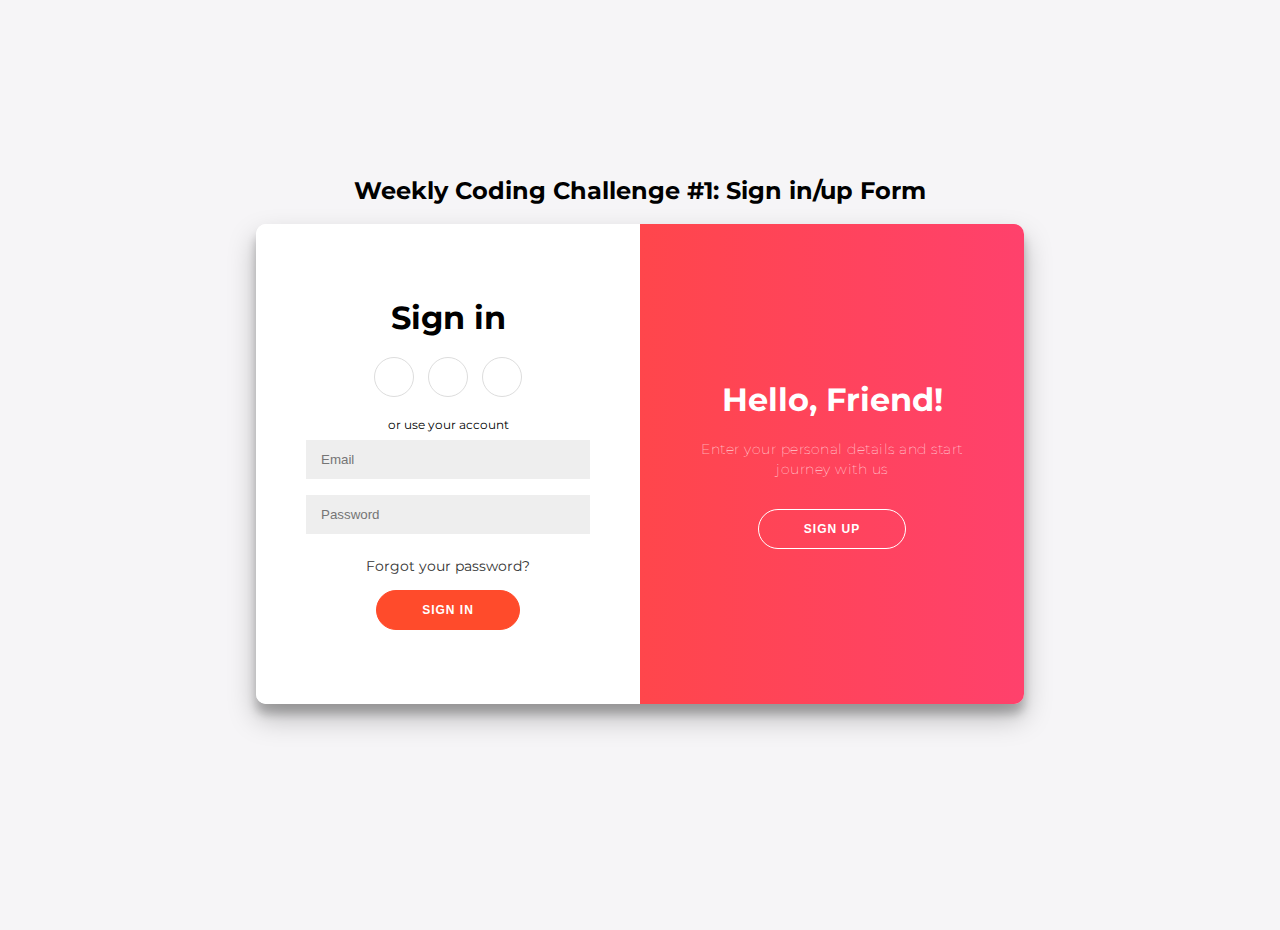
<file: index.html>
<!DOCTYPE html>
<html lang="en">
  <head>
    <meta charset="UTF-8" />
    <meta name="viewport" content="width=device-width, initial-scale=1.0" />
    <title>Document</title>
    <link rel="stylesheet" href="style.css">
  </head>
  <body>
    <h2>Weekly Coding Challenge #1: Sign in/up Form</h2>
    <div class="container" id="container">
      <div class="form-container sign-up-container">
        <form action="#">
          <h1>Create Account</h1>
          <div class="social-container">
            <a href="#" class="social"><i class="fab fa-facebook-f"></i></a>
            <a href="#" class="social"><i class="fab fa-google-plus-g"></i></a>
            <a href="#" class="social"><i class="fab fa-linkedin-in"></i></a>
          </div>
          <span>or use your email for registration</span>
          <input type="text" placeholder="Name" />
          <input type="email" placeholder="Email" />
          <input type="password" placeholder="Password" />
          <button>Sign Up</button>
        </form>
      </div>
      <div class="form-container sign-in-container">
        <form action="#">
          <h1>Sign in</h1>
          <div class="social-container">
            <a href="#" class="social"><i class="fab fa-facebook-f"></i></a>
            <a href="#" class="social"><i class="fab fa-google-plus-g"></i></a>
            <a href="#" class="social"><i class="fab fa-linkedin-in"></i></a>
          </div>
          <span>or use your account</span>
          <input type="email" placeholder="Email" />
          <input type="password" placeholder="Password" />
          <a href="#">Forgot your password?</a>
          <button>Sign In</button>
        </form>
      </div>
      <div class="overlay-container">
        <div class="overlay">
          <div class="overlay-panel overlay-left">
            <h1>Welcome Back!</h1>
            <p>
              To keep connected with us please login with your personal info
            </p>
            <button class="ghost" id="signIn">Sign In</button>
          </div>
          <div class="overlay-panel overlay-right">
            <h1>Hello, Friend!</h1>
            <p>Enter your personal details and start journey with us</p>
            <button class="ghost" id="signUp">Sign Up</button>
          </div>
        </div>
      </div>
    </div>
    <script src="script.js"></script>
  </body>
</html>
</file>
<file: style.css>
@import url('https://fonts.googleapis.com/css?family=Montserrat:400,800');

* {
	box-sizing: border-box;
}

body {
	background: #f6f5f7;
	display: flex;
	justify-content: center;
	align-items: center;
	flex-direction: column;
	font-family: 'Montserrat', sans-serif;
	height: 100vh;
	margin: -20px 0 50px;
}

h1 {
	font-weight: bold;
	margin: 0;
}

h2 {
	text-align: center;
}

p {
	font-size: 14px;
	font-weight: 100;
	line-height: 20px;
	letter-spacing: 0.5px;
	margin: 20px 0 30px;
}

span {
	font-size: 12px;
}

a {
	color: #333;
	font-size: 14px;
	text-decoration: none;
	margin: 15px 0;
}

button {
	border-radius: 20px;
	border: 1px solid #FF4B2B;
	background-color: #FF4B2B;
	color: #FFFFFF;
	font-size: 12px;
	font-weight: bold;
	padding: 12px 45px;
	letter-spacing: 1px;
	text-transform: uppercase;
	transition: transform 80ms ease-in;
}

button:active {
	transform: scale(0.95);
}

button:focus {
	outline: none;
}

button.ghost {
	background-color: transparent;
	border-color: #FFFFFF;
}

form {
	background-color: #FFFFFF;
	display: flex;
	align-items: center;
	justify-content: center;
	flex-direction: column;
	padding: 0 50px;
	height: 100%;
	text-align: center;
}

input {
	background-color: #eee;
	border: none;
	padding: 12px 15px;
	margin: 8px 0;
	width: 100%;
}

.container {
	background-color: #fff;
	border-radius: 10px;
  	box-shadow: 0 14px 28px rgba(0,0,0,0.25), 
			0 10px 10px rgba(0,0,0,0.22);
	position: relative;
	overflow: hidden;
	width: 768px;
	max-width: 100%;
	min-height: 480px;
}

.form-container {
	position: absolute;
	top: 0;
	height: 100%;
	transition: all 0.6s ease-in-out;
}

.sign-in-container {
	left: 0;
	width: 50%;
	z-index: 2;
}

.container.right-panel-active .sign-in-container {
	transform: translateX(100%);
}

.sign-up-container {
	left: 0;
	width: 50%;
	opacity: 0;
	z-index: 1;
}

.container.right-panel-active .sign-up-container {
	transform: translateX(100%);
	opacity: 1;
	z-index: 5;
	animation: show 0.6s;
}

@keyframes show {
	0%, 49.99% {
		opacity: 0;
		z-index: 1;
	}
	
	50%, 100% {
		opacity: 1;
		z-index: 5;
	}
}

.overlay-container {
	position: absolute;
	top: 0;
	left: 50%;
	width: 50%;
	height: 100%;
	overflow: hidden;
	transition: transform 0.6s ease-in-out;
	z-index: 100;
}

.container.right-panel-active .overlay-container{
	transform: translateX(-100%);
}

.overlay {
	background: #FF416C;
	background: -webkit-linear-gradient(to right, #FF4B2B, #FF416C);
	background: linear-gradient(to right, #FF4B2B, #FF416C);
	background-repeat: no-repeat;
	background-size: cover;
	background-position: 0 0;
	color: #FFFFFF;
	position: relative;
	left: -100%;
	height: 100%;
	width: 200%;
  	transform: translateX(0);
	transition: transform 0.6s ease-in-out;
}

.container.right-panel-active .overlay {
  	transform: translateX(50%);
}

.overlay-panel {
	position: absolute;
	display: flex;
	align-items: center;
	justify-content: center;
	flex-direction: column;
	padding: 0 40px;
	text-align: center;
	top: 0;
	height: 100%;
	width: 50%;
	transform: translateX(0);
	transition: transform 0.6s ease-in-out;
}

.overlay-left {
	transform: translateX(-20%);
}

.container.right-panel-active .overlay-left {
	transform: translateX(0);
}

.overlay-right {
	right: 0;
	transform: translateX(0);
}

.container.right-panel-active .overlay-right {
	transform: translateX(20%);
}

.social-container {
	margin: 20px 0;
}

.social-container a {
	border: 1px solid #DDDDDD;
	border-radius: 50%;
	display: inline-flex;
	justify-content: center;
	align-items: center;
	margin: 0 5px;
	height: 40px;
	width: 40px;
}

footer {
    background-color: #222;
    color: #fff;
    font-size: 14px;
    bottom: 0;
    position: fixed;
    left: 0;
    right: 0;
    text-align: center;
    z-index: 999;
}

footer p {
    margin: 10px 0;
}

footer i {
    color: red;
}

footer a {
    color: #3c97bf;
    text-decoration: none;
}
</file>
